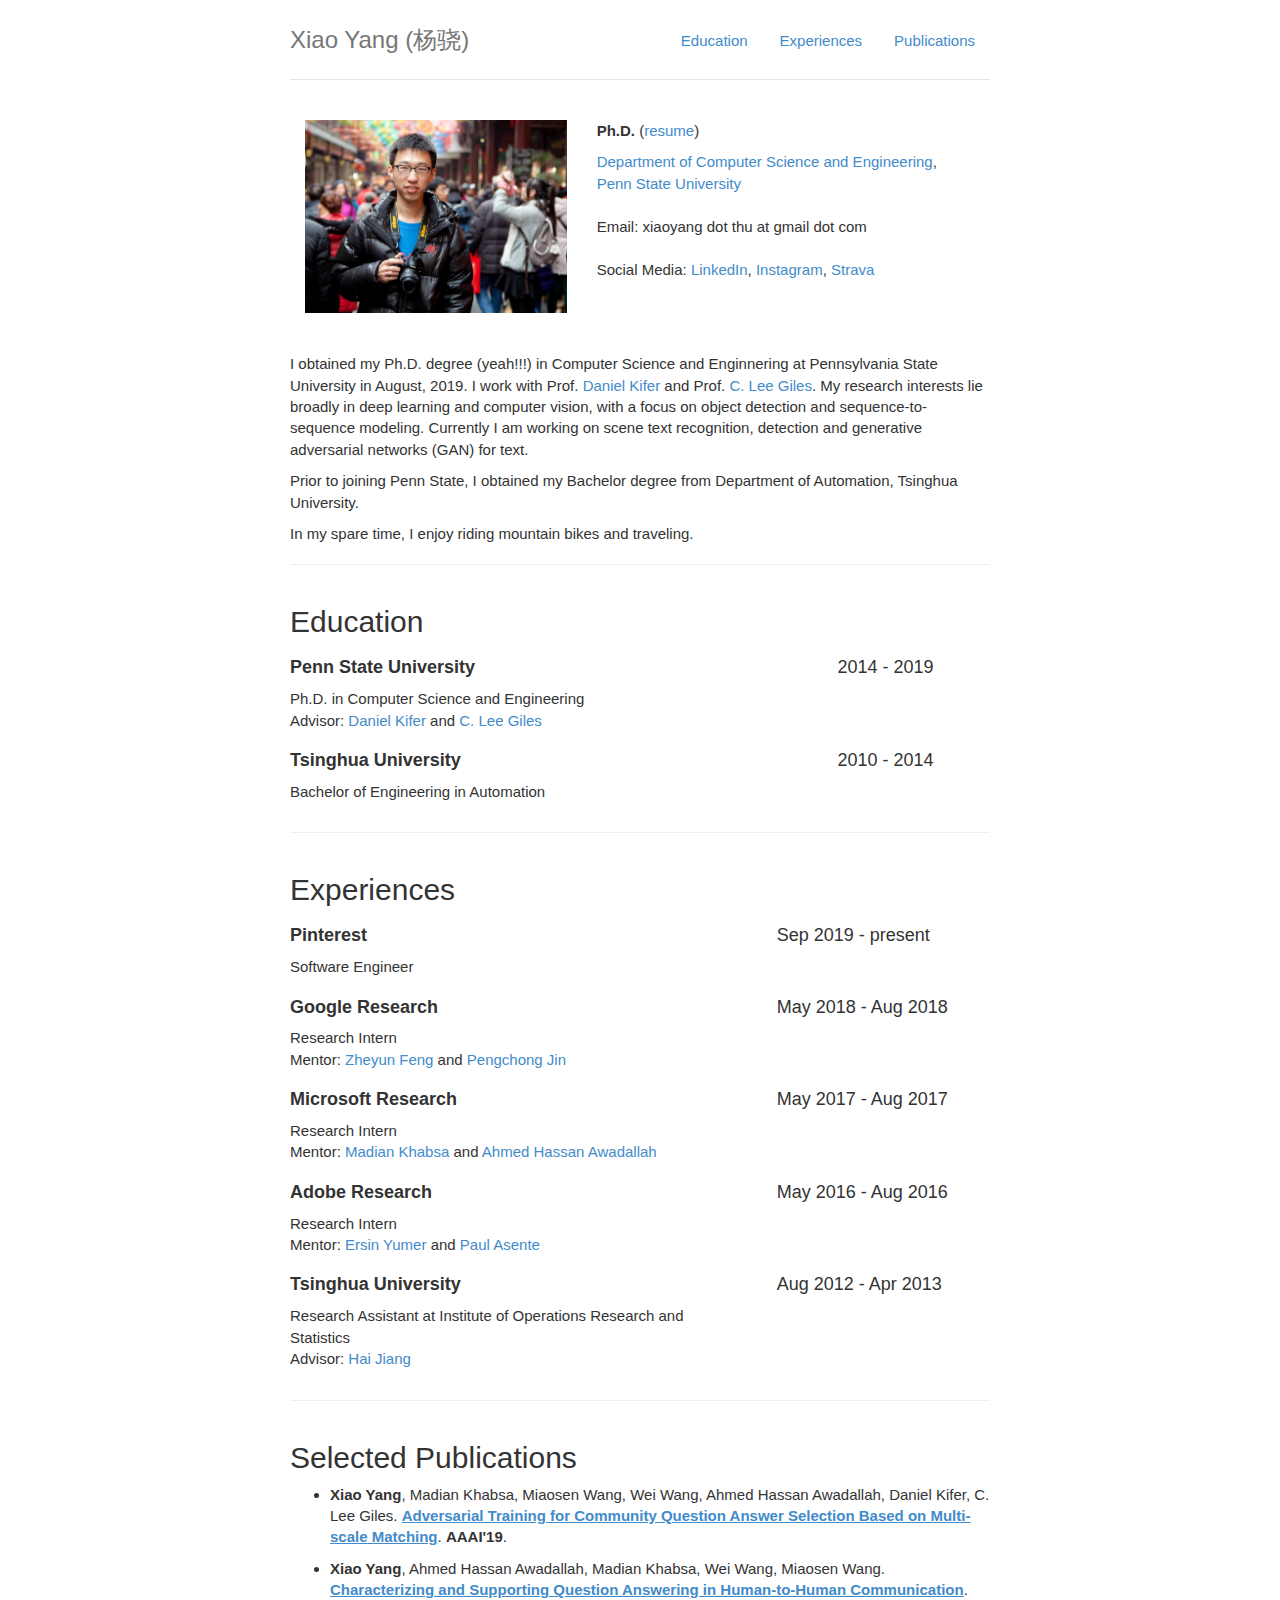
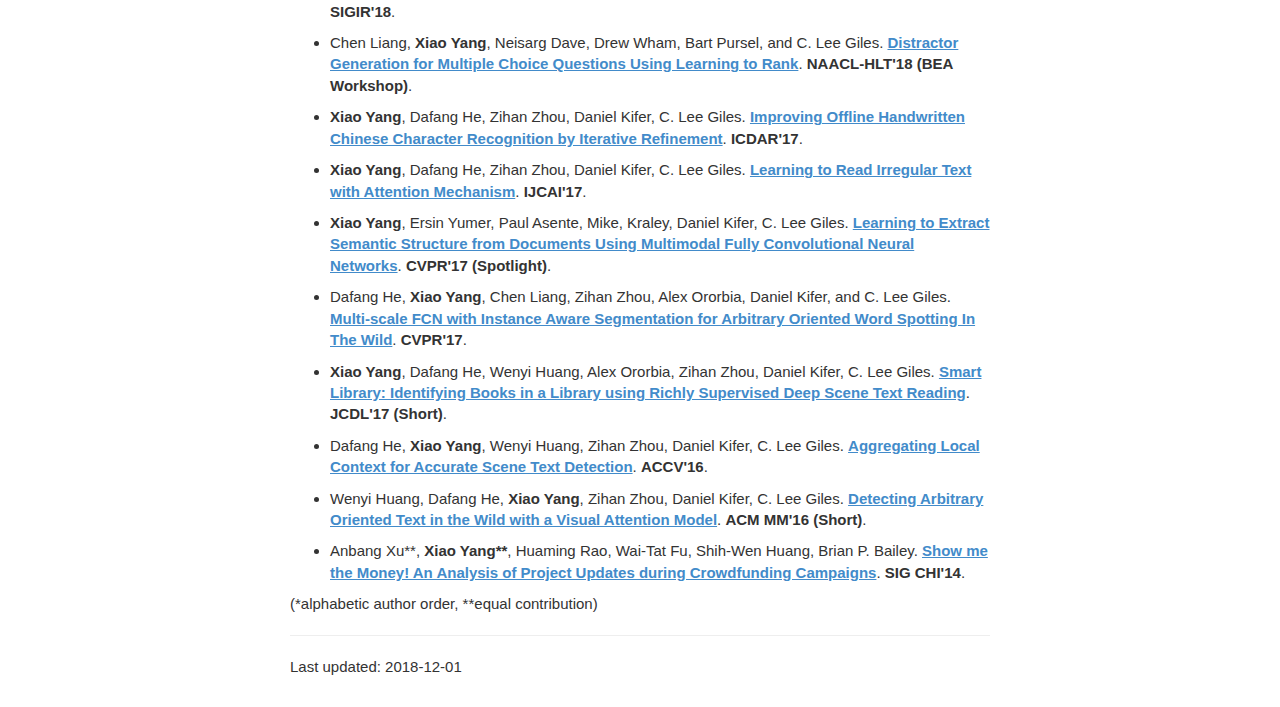
<file: index.html>
<html><head><meta http-equiv="Content-Type" content="text/html;charset=utf-8">
<title>Xiao Yang's homepage</title>
<link href="./index_files/bootstrap.min.css" rel="stylesheet">
<link href="./index_files/jumbotron-narrow.css" rel="stylesheet">

<style type="text/css">
body {
    font-size: 15px;
}
.popover{
    max-width: 100%;
}
</style>
</head>


<body>
<div class="container">
    <div class="header">
        <ul class="nav nav-pills pull-right">
            <li><a href="#education">Education</a></li>
            <li><a href="#experience">Experiences</a></li>
            <li><a href="#publication">Publications</a></li>  
        </ul>
        <h3 class="text-muted">Xiao Yang (杨骁)</h3>
    </div>

    <div class="row marketing">
        <div class="col-md-5">
            <img src="./index_files/photo.jpg" class="img-responsive" alt="my photo">
        </div>

        <div class="col-md-7">
            <p><b>Ph.D.</b> (<a href="resume.pdf">resume</a>)
            </p>
            <address>
                <a href="http://www.eecs.psu.edu/">Department of Computer Science and Engineering</a>,
                <br> <a href="http://www.psu.edu/">Penn State University</a>
                <br>
                <br> Email: xiaoyang dot thu at gmail dot com
                <br>
                <br> Social Media: <a href="https://www.linkedin.com/in/xiaoyang10/">LinkedIn</a>, <a href="https://www.instagram.com/mtbr_yx/">Instagram</a>, <a href="https://www.strava.com/athletes/1806023">Strava</a>
            </address>
        </div>
    </div>
</div>

<div class="container">
    <p>I obtained my Ph.D. degree (yeah!!!) in Computer Science and Enginnering at Pennsylvania State University in August, 2019. I work with Prof. <a href="http://www.cse.psu.edu/~duk17/">Daniel Kifer</a> and Prof. <a href="https://clgiles.ist.psu.edu/">C. Lee Giles</a>. My research interests lie broadly in deep learning and computer vision, with a focus on object detection and sequence-to-sequence modeling. Currently I am working on scene text recognition, detection and generative adversarial networks (GAN) for text.
    </p>
    <p>Prior to joining Penn State, I obtained my Bachelor degree from Department of Automation, Tsinghua University.
    </p>
    <p>In my spare time, I enjoy riding mountain bikes and traveling.
    </p>
    <hr>
</div>

<div id="education" class="container">
    <h2>Education</h2>
    <div class="row">
        <div class="col-lg-9">
            <h4><strong>Penn State University</strong></h4>
            <p>Ph.D. in Computer Science and Engineering
            <br>Advisor: <a href="http://www.cse.psu.edu/~duk17/">Daniel Kifer</a> and <a href="https://clgiles.ist.psu.edu/">C. Lee Giles</a> </p>
        </div>
        <div class="col-lg-3">
            <p class="h4 job-duration">2014 - 2019</p>
        </div>
    </div>
    <div class="row">
        <div class="col-lg-9">
            <h4><strong>Tsinghua University</strong></h4>
            <p>Bachelor of Engineering in Automation
        </div>
        <div class="col-lg-3">
            <p class="h4 job-duration">2010 - 2014</p>
        </div>
    </div>      
    <hr>
</div>

<div id="experience" class="container">
    <h2>Experiences</h2>
    <div class="row">
        <div class="col-lg-8">
            <h4><strong>Pinterest</strong></h4>
            <p>
                Software Engineer
            </p>
        </div>
        <div class="col-lg-4">
            <h4>Sep 2019 - present</h4>
        </div>
    </div>
    <div class="row">
        <div class="col-lg-8">
            <h4><strong>Google Research</strong></h4>
            <p>
                Research Intern
                <br>Mentor: <a href="http://fengzheyun.github.io/">Zheyun Feng</a> and <a href="https://scholar.google.com/citations?user=NtOeZh4AAAAJ&hl=en">Pengchong Jin</a>
            </p>
        </div>
        <div class="col-lg-4">
            <h4>May 2018 - Aug 2018</h4>
        </div>
    </div>
    <div class="row">
        <div class="col-lg-8">
            <h4><strong>Microsoft Research</strong></h4>
            <p>
                Research Intern
                <br>Mentor: <a href="https://www.microsoft.com/en-us/research/people/makhab/">Madian Khabsa</a> and <a href="https://www.microsoft.com/en-us/research/people/hassanam/">Ahmed Hassan Awadallah</a>
            </p>
        </div>
        <div class="col-lg-4">
            <h4>May 2017 - Aug 2017</h4>
        </div>
    </div>
    <div class="row">
        <div class="col-lg-8">
            <h4><strong>Adobe Research</strong></h4>
            <p>
                Research Intern
                <br>Mentor: <a href="http://www.meyumer.com/">Ersin Yumer</a> and <a href="https://research.adobe.com/person/paul-asente/">Paul Asente</a>
            </p>
        </div>
        <div class="col-lg-4">
            <h4>May 2016 - Aug 2016</h4>
        </div>
    </div>
    <div class="row">
        <div class="col-lg-8">
            <h4><strong>Tsinghua University</strong></h4>
            <p>
                Research Assistant at Institute of Operations Research and Statistics
                <br>Advisor: <a href="http://www.ie.tsinghua.edu.cn/teacher/eview.php?Tid=52">Hai Jiang</a>
            </p>
        </div>
        <div class="col-lg-4">
            <h4>Aug 2012 - Apr 2013</h4>
        </div>
    </div>
    <hr>
</div>

<div id="publication" class="container">
    <h2><p>Selected Publications
    </p></h2>
    <!-- Contents -->
    <ul>
        <li>
        <p><b>Xiao Yang</b>, Madian Khabsa, Miaosen Wang, Wei Wang, Ahmed Hassan Awadallah, Daniel Kifer, C. Lee Giles. <a href=""><b><u>Adversarial Training for Community Question Answer Selection Based on Multi-scale Matching</u></b></a>. <b>AAAI'19</b>.
        </p>
        </li>

        <li>
        <p><b>Xiao Yang</b>, Ahmed Hassan Awadallah, Madian Khabsa, Wei Wang, Miaosen Wang. <a href=""><b><u>Characterizing and Supporting Question Answering in Human-to-Human Communication</u></b></a>. <b>SIGIR'18</b>.
        </p>
        </li>

        <li>
        <p>Chen Liang, <b>Xiao Yang</b>, Neisarg Dave, Drew Wham, Bart Pursel, and C. Lee Giles. <a href=""><b><u>Distractor Generation for Multiple Choice Questions Using Learning to Rank</u></b></a>. <b>NAACL-HLT'18 (BEA Workshop)</b>.
        </p>
        </li>

        <li>
        <p><b>Xiao Yang</b>, Dafang He, Zihan Zhou, Daniel Kifer, C. Lee Giles. <a href="projects/icdar2017.html"><b><u>Improving Offline Handwritten Chinese Character Recognition by Iterative Refinement</u></b></a>. <b>ICDAR'17</b>.
        </p>
        </li>

        <li>
        <p><b>Xiao Yang</b>, Dafang He, Zihan Zhou, Daniel Kifer, C. Lee Giles. <a href="projects/ijcai2017_irregular.html"><b><u>Learning to Read Irregular Text with Attention Mechanism</u></b></a>. <b>IJCAI'17</b>.
        </p>
        </li>

        <li>
        <p><b>Xiao Yang</b>, Ersin Yumer, Paul Asente, Mike, Kraley, Daniel Kifer, C. Lee Giles. <a href="projects/cvpr2017_doc.html"><b><u>Learning to Extract Semantic Structure from Documents Using Multimodal Fully Convolutional Neural Networks</u></b></a>. <b>CVPR'17 (Spotlight)</b>.
        </p>
        </li>

        <li>
        <p>Dafang He, <b>Xiao Yang</b>, Chen Liang, Zihan Zhou, Alex Ororbia, Daniel Kifer, and C. Lee Giles. <a href=""><b><u>Multi-scale FCN with Instance Aware Segmentation for Arbitrary Oriented Word Spotting In The Wild</u></b></a>. <b>CVPR'17</b>.
        </p>
        </li>

        <li>
        <p><b>Xiao Yang</b>, Dafang He, Wenyi Huang, Alex Ororbia, Zihan Zhou, Daniel Kifer, C. Lee Giles. <a href=""><b><u>Smart Library: Identifying Books in a Library using Richly Supervised Deep Scene Text Reading</u></b></a>. <b>JCDL'17 (Short)</b>.
        </p>
        </li>

        <li>
        <p>Dafang He, <b>Xiao Yang</b>, Wenyi Huang, Zihan Zhou, Daniel Kifer, C. Lee Giles. <a href=""><b><u>Aggregating Local Context for Accurate Scene Text Detection</u></b></a>. <b>ACCV'16</b>.
        </p>
        </li>

        <li>
        <p>Wenyi Huang, Dafang He, <b>Xiao Yang</b>, Zihan Zhou, Daniel Kifer, C. Lee Giles. <a href=""><b><u>Detecting Arbitrary Oriented Text in the Wild with a Visual Attention Model</u></b></a>. <b>ACM MM'16 (Short)</b>.
        </p>
        </li>

        <li>
        <p>Anbang Xu**, <b>Xiao Yang**</b>, Huaming Rao, Wai-Tat Fu, Shih-Wen Huang, Brian P. Bailey. <a href=""><b><u>Show me the Money! An Analysis of Project Updates during Crowdfunding Campaigns</u></b></a>. <b>SIG CHI'14</b>.
        </p>
        </li>
    </ul>
    <p>(*alphabetic author order, **equal contribution)</p>
    <hr>
    <p>Last updated: 2018-12-01</p>
</div>         

<!-- table style -->

<script src="./index_files/jquery.min.js"></script>  
<script src="./index_files/bootstrap.min.js"></script>  
<script>  
$(function ()  
        { 
        $('.abs').popover();  
        });  
</script>  

<!-- Start of StatCounter Code for Default Guide -->
<script type="text/javascript">
var sc_project=11303154; 
var sc_invisible=0; 
var sc_security="bc2db997"; 
var scJsHost = (("https:" == document.location.protocol) ?
"https://secure." : "http://www.");
document.write("<sc"+"ript type='text/javascript' src='" +
scJsHost+
"statcounter.com/counter/counter.js'></"+"script>");
</script>
<noscript><div class="statcounter"><a title="web analytics"
href="http://statcounter.com/" target="_blank"><img
class="statcounter"
src="//c.statcounter.com/11303154/0/bc2db997/0/" alt="web
analytics"></a></div></noscript>
<!-- End of StatCounter Code for Default Guide -->

</body></html>
</file>
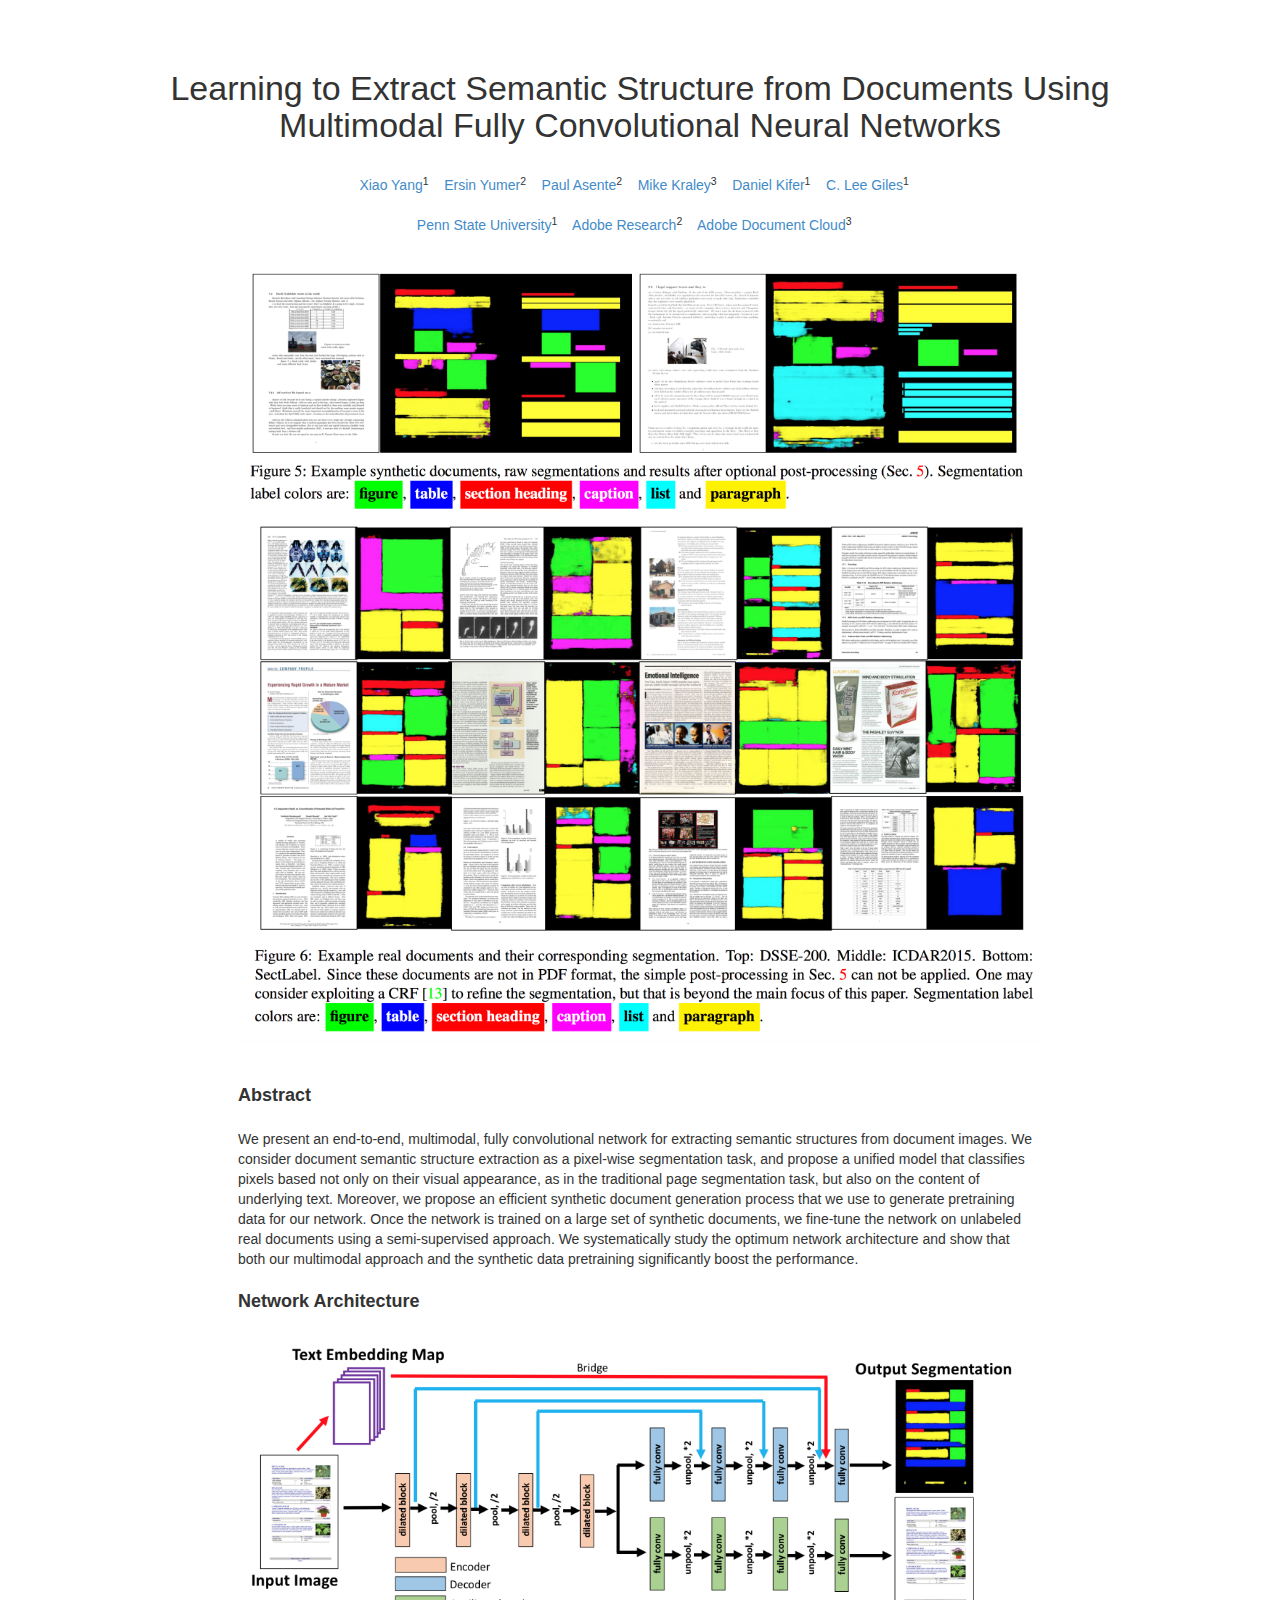
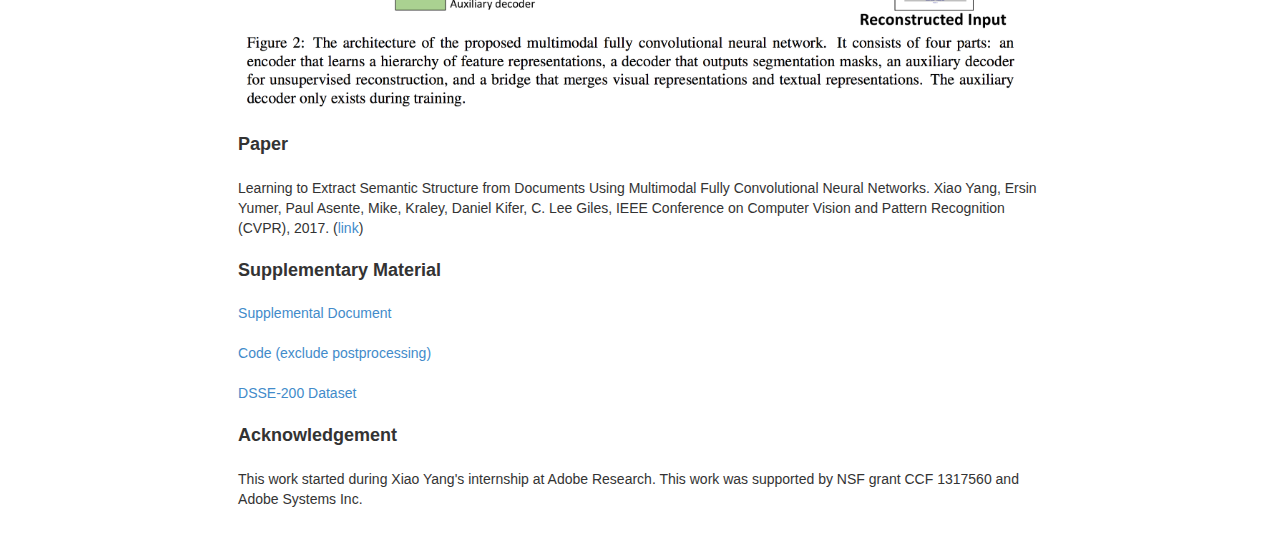
<file: projects/cvpr2017_doc.html>
<!DOCTYPE html PUBLIC "-//W3C//DTD XHTML 1.0 Transitional//EN" "http://www.w3.org/TR/xhtml1/DTD/xhtml1-transitional.dtd">
<!-- saved from url=(0069)http://www3.cs.stonybrook.edu/~cvl/content/neuralface/neuralface.html -->
<html xmlns="http://www.w3.org/1999/xhtml" xml:lang="en" lang="en"><head><meta http-equiv="Content-Type" content="text/html; charset=UTF-8">
    
    <title>Learning to Extract Semantic Structure from Documents Using Multimodal Fully Convolutional Neural Networks</title>
	<meta name="description" content="Project Page for Extracting semantic Structure from Documents">
    <meta name="author" content="Xiao Yang">
	<meta http-equiv="X-UA-Compatible" content="IE=edge">
	<link href="cvpr2017_doc/bootstrap.min.css" type="text/css" rel="stylesheet">
	<link href="cvpr2017_doc/custom.css" type="text/css" rel="stylesheet">
</head>

<body>

<center><br class="auto-style2">
<table width="1000" style="height: 78px">
	<tbody><tr>
		<td class="auto-style2">&nbsp;</td>
	</tr>
	<tr>
		<td align="center" class="title" colspan="99">
		<h1 class="auto-style4">Learning to Extract Semantic Structure from Documents Using Multimodal Fully Convolutional Neural Networks</h1>
		</td>
	</tr>
</tbody></table>
<br><div class="author">
		<a href="http://personal.psu.edu/xuy111/">Xiao Yang</a><sup>1</sup>&nbsp;&nbsp;&nbsp;
		<a href="http://www.meyumer.com/">Ersin Yumer</a><sup>2</sup>&nbsp;&nbsp;&nbsp;
		<a href="https://research.adobe.com/person/paul-asente/">Paul Asente</a><sup>2</sup>&nbsp;&nbsp;&nbsp;
		<a href="https://www.linkedin.com/in/mike-kraley-57925">Mike Kraley</a><sup>3</sup>&nbsp;&nbsp;&nbsp;
		<a href="http://www.cse.psu.edu/~duk17/">Daniel Kifer</a><sup>1</sup>&nbsp;&nbsp;&nbsp;
		<a href="https://clgiles.ist.psu.edu/">C. Lee Giles</a><sup>1</sup>&nbsp;&nbsp;&nbsp;
		</div><br><div class="institute">
		<a href="http://www.psu.edu/">Penn State University</a><sup>1</sup>&nbsp;&nbsp;&nbsp;
		<a href="https://research.adobe.com/">Adobe Research</a><sup>2</sup>&nbsp;&nbsp;&nbsp;
		<a href="https://acrobat.adobe.com/us/en/">Adobe Document Cloud</a><sup>3</sup>&nbsp;&nbsp;&nbsp;
		</div><br><table>
	<tbody><tr>
		
	</tr>
	<tr>
		
	</tr>
</tbody></table>
<table width="800">
	<tbody><tr>
		<td align="center" style="width: 812px"><span class="auto-style3">
		<img src="cvpr2017_doc/examples_synthetic.png" width="800"><br>
		<img src="cvpr2017_doc/examples_real.png" width="800"><br>
		</span></td></tr>
	</tbody>
</table>
<br><table width="800">
	<tbody>
		<tr>
		<td style="width: 812px"><div class="auto-style3">Abstract</div>
		<br>
		<div>We present an end-to-end, multimodal, fully convolutional network for extracting semantic structures from document images. We consider document semantic structure extraction as a pixel-wise segmentation task, and propose a unified model that classifies pixels based not only on their visual appearance, as in the traditional page segmentation task, but also on the content of underlying text. Moreover, we propose an efficient synthetic document generation process that  we use to generate pretraining data for our network. Once the network is trained on a large set of synthetic documents, we fine-tune the network on unlabeled real documents using a semi-supervised approach. We systematically study the optimum network architecture and show that both our multimodal approach and the synthetic data pretraining significantly boost the performance.</div><br>
		</td></tr>
		<tr>
		<td style="width: 812px"><div class="auto-style3">Network Architecture</div>
		<br>
		<div><img src="cvpr2017_doc/architecture.png" width="800"></div><br>
		</td></tr>
		<tr>
		<td style="width: 812px"><div class="auto-style3">Paper</div>
		<br>
        <div>Learning to Extract Semantic Structure from Documents Using Multimodal Fully Convolutional Neural Networks. Xiao Yang, Ersin Yumer, Paul Asente, Mike, Kraley, Daniel Kifer, C. Lee Giles, IEEE Conference on Computer Vision and Pattern Recognition (CVPR), 2017. (<a href="https://arxiv.org/abs/1706.02337">link</a>)</div><br>
		</td></tr>
		<tr>
        <br>
		<td style="width: 812px"><div class="auto-style3">Supplementary Material</div><br>
		<div><a href="cvpr2017_doc/supplementary.pdf">Supplemental Document</a></div><br>
		<div><a href="cvpr2017_doc/deconv.tar">Code (exclude postprocessing)</a></div><br>
		<div><a href="https://drive.google.com/file/d/1l6JTUG6Ike_KwUhylybmCH1d2ZMwyzZK/view?usp=sharing">DSSE-200 Dataset</a></div><br>
		</td></tr>
		<tr>
		<td style="width: 812px"><div class="auto-style3">Acknowledgement</div><br>
		<div>This work started during Xiao Yang's internship at Adobe Research. This work was supported by NSF grant CCF 1317560 and Adobe Systems Inc. </div><br>
		<br>
		</td>
		<td class="auto-style2">&nbsp;</td>
	    </tr>
</tbody></table>

</center>



</body></html>
</file>
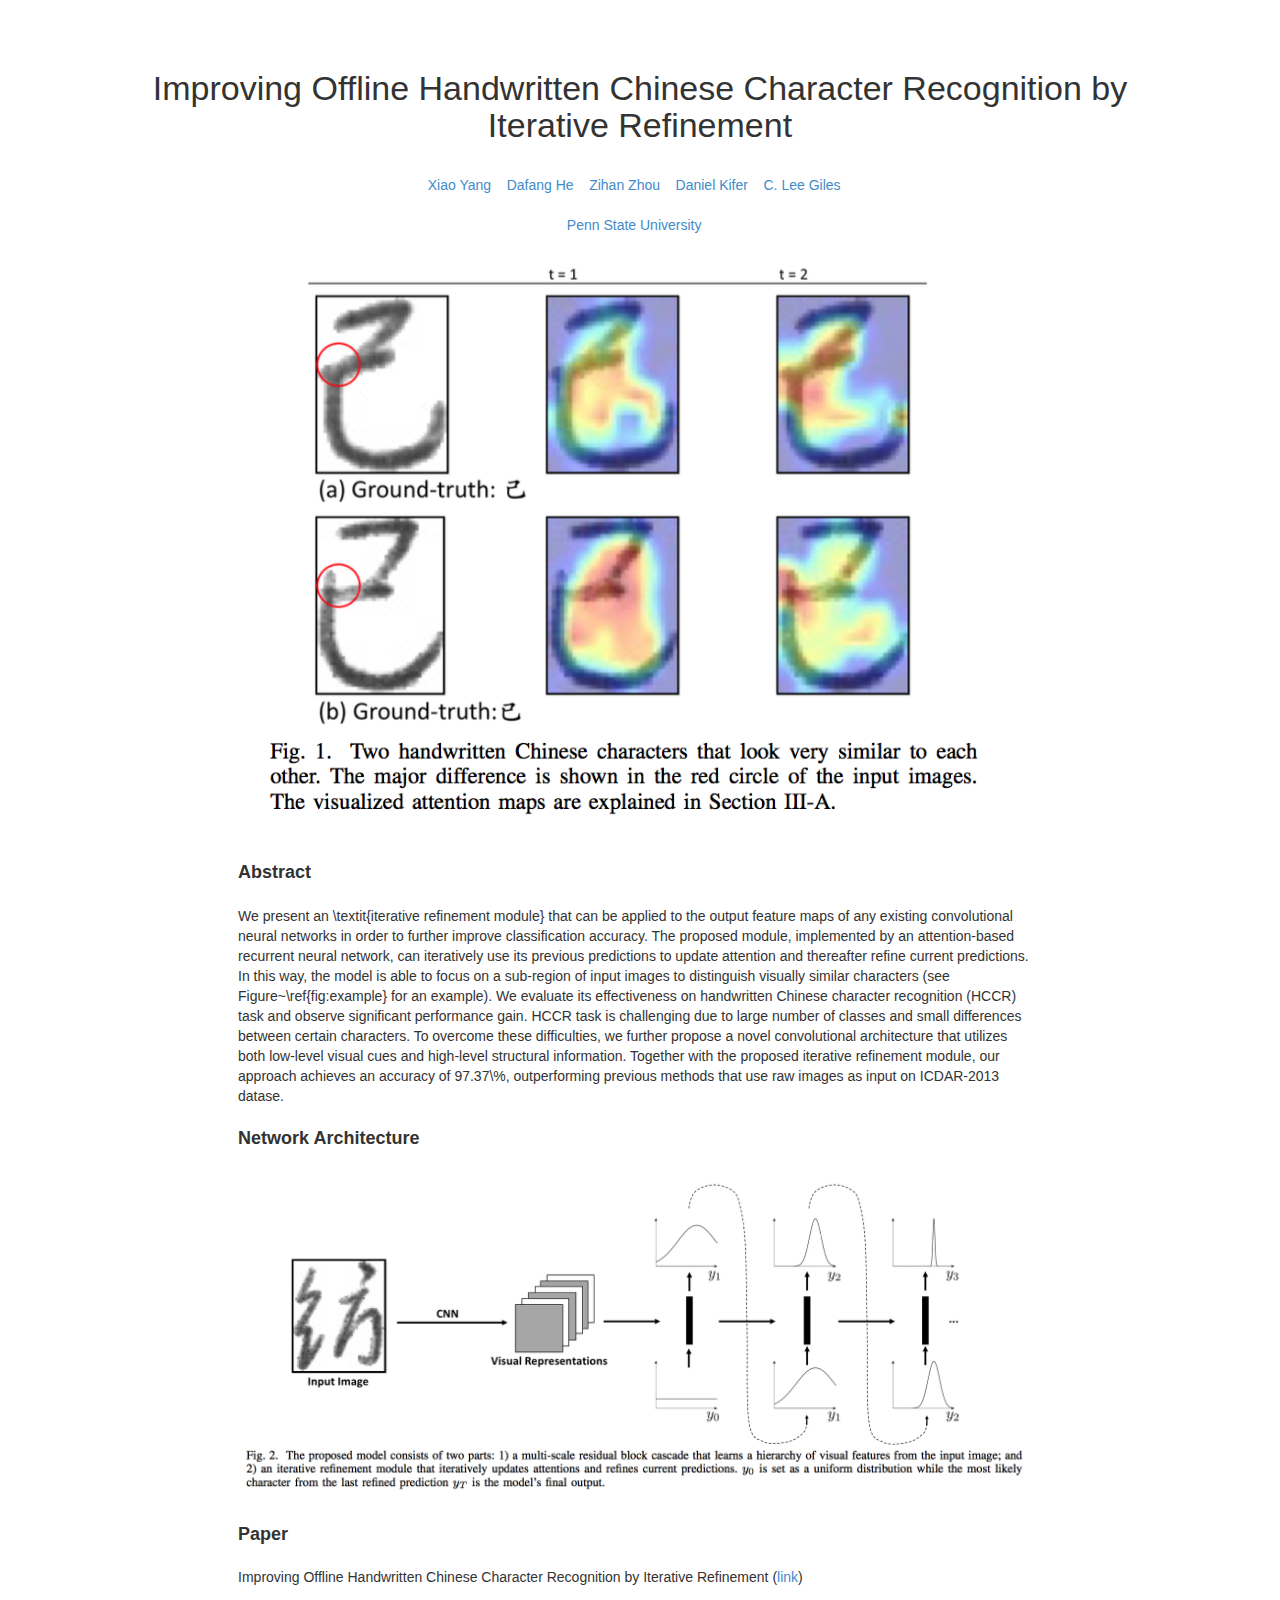
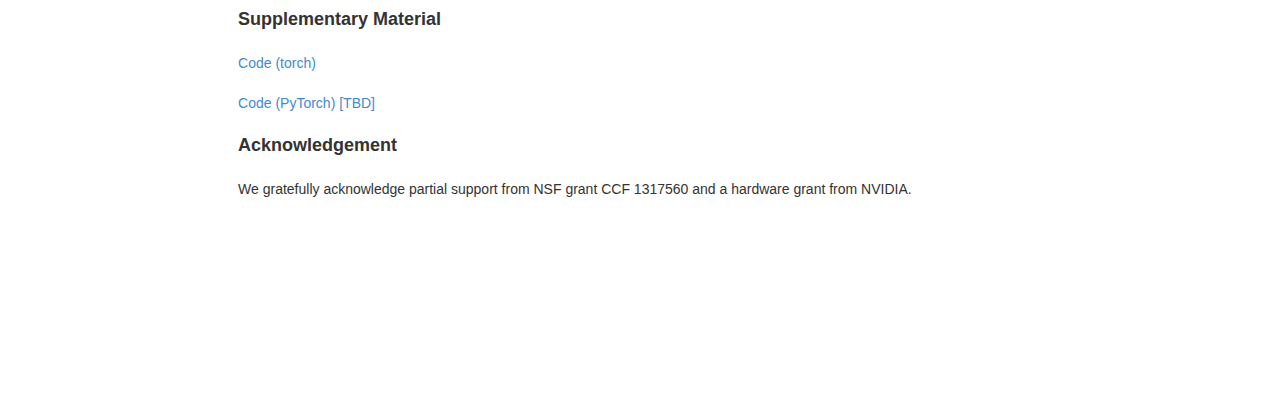
<file: projects/icdar2017.html>
<!DOCTYPE html PUBLIC "-//W3C//DTD XHTML 1.0 Transitional//EN" "http://www.w3.org/TR/xhtml1/DTD/xhtml1-transitional.dtd">
<!-- saved from url=(0069)http://www3.cs.stonybrook.edu/~cvl/content/neuralface/neuralface.html -->
<html xmlns="http://www.w3.org/1999/xhtml" xml:lang="en" lang="en"><head><meta http-equiv="Content-Type" content="text/html; charset=UTF-8">
    
    <title>Improving Offline Handwritten Chinese Character Recognition by Iterative Refinement</title>
	<meta name="description" content="Project Page for Reading Irregular Text">
    <meta name="author" content="Xiao Yang">
	<meta http-equiv="X-UA-Compatible" content="IE=edge">
	<link href="ijcai2017_irregular/bootstrap.min.css" type="text/css" rel="stylesheet">
	<link href="ijcai2017_irregular/custom.css" type="text/css" rel="stylesheet">
</head>

<body>

<center><br class="auto-style2">
<table width="1000" style="height: 78px">
	<tbody><tr>
		<td class="auto-style2">&nbsp;</td>
	</tr>
	<tr>
		<td align="center" class="title" colspan="99">
		<h1 class="auto-style4">Improving Offline Handwritten Chinese Character Recognition by Iterative Refinement</h1>
		</td>
	</tr>
</tbody></table>
<br><div class="author">
		<a href="http://personal.psu.edu/xuy111/">Xiao Yang</a>&nbsp;&nbsp;&nbsp;
		<a href="http://personal.psu.edu/duh188/">Dafang He</a>&nbsp;&nbsp;&nbsp;
		<a href="https://faculty.ist.psu.edu/zzhou/Home.html">Zihan Zhou</a>&nbsp;&nbsp;&nbsp;
		<a href="http://www.cse.psu.edu/~duk17/">Daniel Kifer</a>&nbsp;&nbsp;&nbsp;
		<a href="https://clgiles.ist.psu.edu/">C. Lee Giles</a>&nbsp;&nbsp;&nbsp;
		</div><br><div class="institute">
		<a href="http://www.psu.edu/">Penn State University</a>&nbsp;&nbsp;&nbsp;
		</div><br><table>
	<tbody><tr>
		
	</tr>
	<tr>
		
	</tr>
</tbody></table>
<table width="800">
	<tbody><tr>
		<td align="center" style="width: 812px"><span class="auto-style3">
		<img src="icdar2017/examples.png" width="800"><br>
		</span></td></tr>
	</tbody>
</table>
<br><table width="800">
	<tbody>
		<tr>
		<td style="width: 812px"><div class="auto-style3">Abstract</div>
		<br>
		<div>We present an \textit{iterative refinement module} that can be applied to the output feature maps of any existing convolutional neural networks in order to further improve classification accuracy. The proposed module, implemented by an attention-based recurrent neural network, can iteratively use its previous predictions to update attention and thereafter refine current predictions. In this way, the model is able to focus on a sub-region of input images to distinguish visually similar characters (see Figure~\ref{fig:example} for an example). We evaluate its effectiveness on handwritten Chinese character recognition (HCCR) task and observe significant performance gain. HCCR task is challenging due to large number of classes and small differences between certain characters. To overcome these difficulties, we further propose a novel convolutional architecture that utilizes both low-level visual cues and high-level structural information. Together with the proposed iterative refinement module, our approach achieves an accuracy of 97.37\%, outperforming previous methods that use raw images as input on ICDAR-2013 datase.</div><br>
		</td></tr>
		<tr>
		<td style="width: 812px"><div class="auto-style3">Network Architecture</div>
		<br>
		<div><img src="icdar2017/architecture.png" width="800"></div><br>
		</td></tr>
		<tr>
		<td style="width: 812px"><div class="auto-style3">Paper</div>
		<br>
        <div>Improving Offline Handwritten Chinese Character Recognition by Iterative Refinement (<a href="icdar2017/main.pdf">link</a>)</div><br>
		</td></tr>
		<tr>
        <br>
		<td style="width: 812px"><div class="auto-style3">Supplementary Material</div><br>
		<div><a href="icdar2017/fcn_recognition_chinese.tar">Code (torch)</a></div><br>
		<div><a href="">Code (PyTorch) [TBD]</a></div><br>
		</td></tr>
		<tr>
		<td style="width: 812px"><div class="auto-style3">Acknowledgement</div><br>
		<div>We gratefully acknowledge partial support from NSF grant CCF 1317560 and a hardware grant from NVIDIA.</div><br>
		<br>
		</td>
		<td class="auto-style2">&nbsp;</td>
	    </tr>
</tbody></table>

</center>



</body></html>
</file>
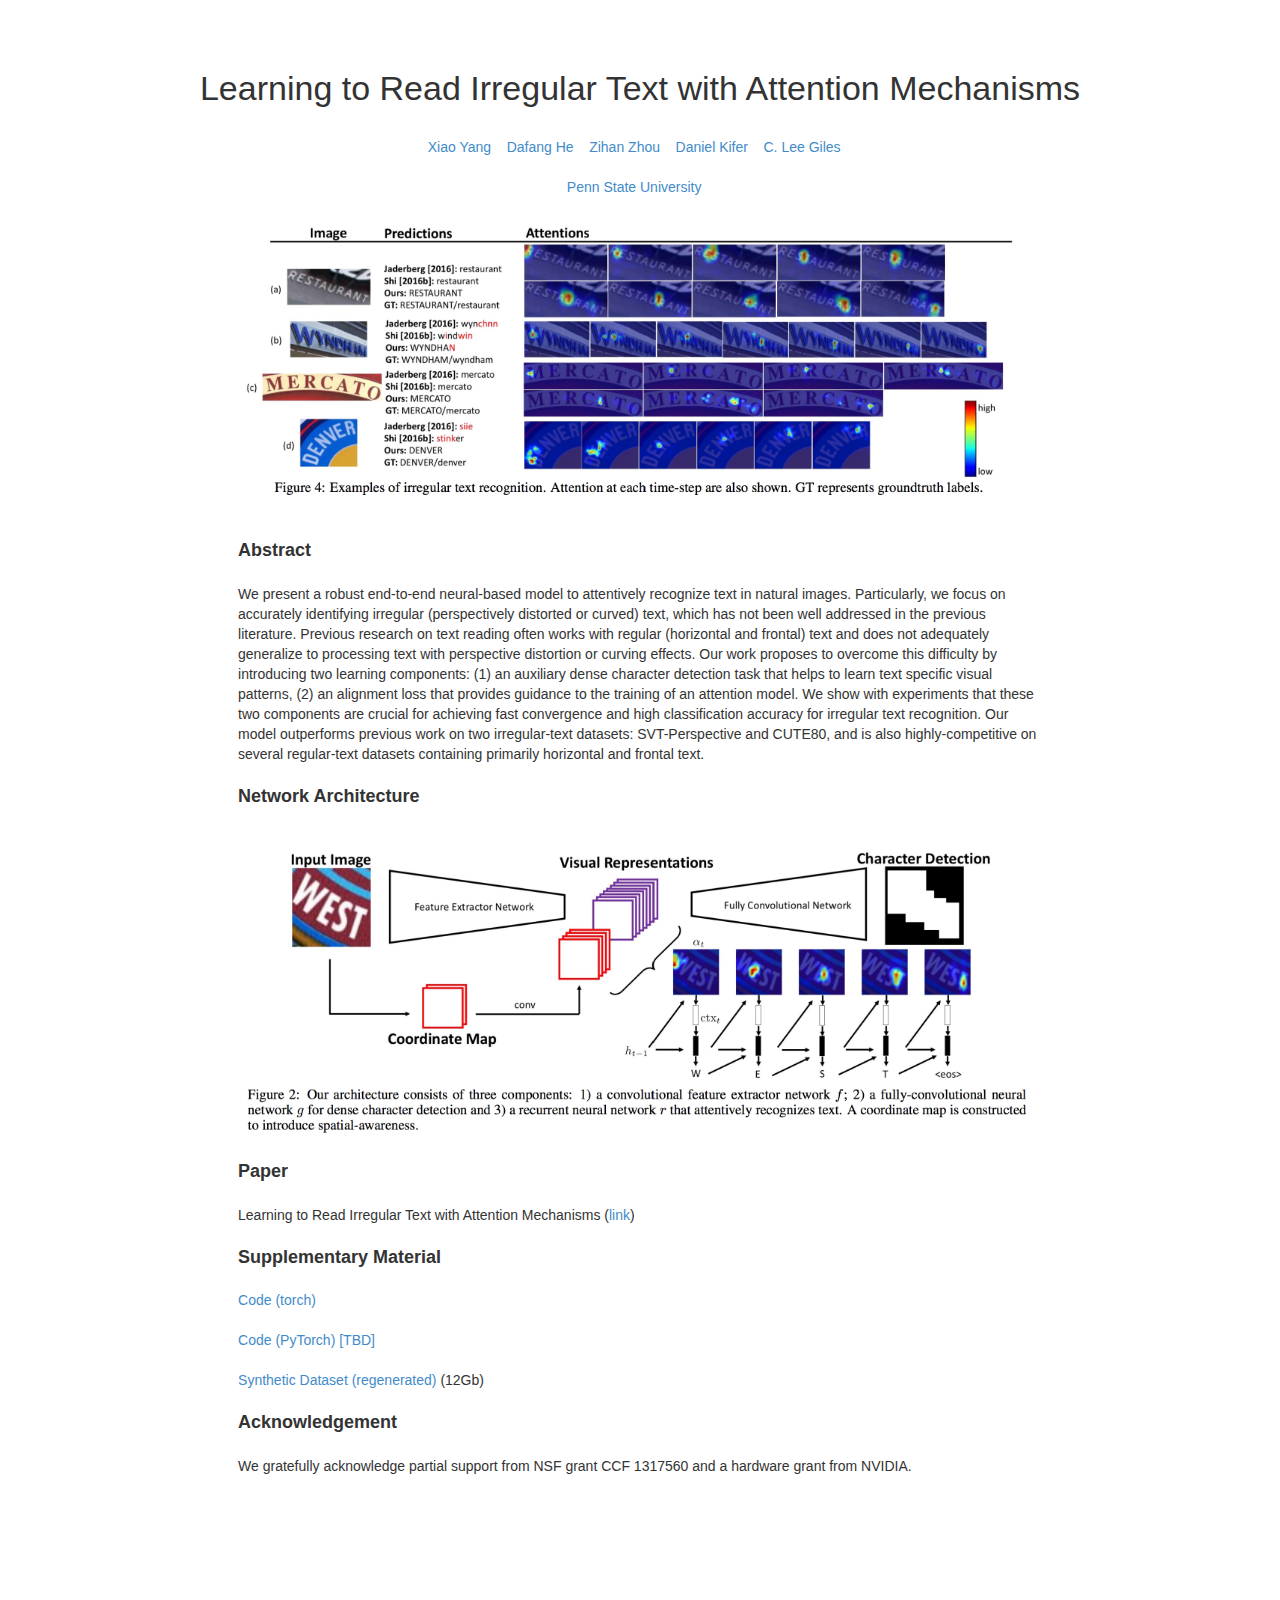
<file: projects/ijcai2017_irregular.html>
<!DOCTYPE html PUBLIC "-//W3C//DTD XHTML 1.0 Transitional//EN" "http://www.w3.org/TR/xhtml1/DTD/xhtml1-transitional.dtd">
<!-- saved from url=(0069)http://www3.cs.stonybrook.edu/~cvl/content/neuralface/neuralface.html -->
<html xmlns="http://www.w3.org/1999/xhtml" xml:lang="en" lang="en"><head><meta http-equiv="Content-Type" content="text/html; charset=UTF-8">
    
    <title>Learning to Read Irregular Text with Attention Mechanisms</title>
	<meta name="description" content="Project Page for Reading Irregular Text">
    <meta name="author" content="Xiao Yang">
	<meta http-equiv="X-UA-Compatible" content="IE=edge">
	<link href="ijcai2017_irregular/bootstrap.min.css" type="text/css" rel="stylesheet">
	<link href="ijcai2017_irregular/custom.css" type="text/css" rel="stylesheet">
</head>

<body>

<center><br class="auto-style2">
<table width="1000" style="height: 78px">
	<tbody><tr>
		<td class="auto-style2">&nbsp;</td>
	</tr>
	<tr>
		<td align="center" class="title" colspan="99">
		<h1 class="auto-style4">Learning to Read Irregular Text with Attention Mechanisms</h1>
		</td>
	</tr>
</tbody></table>
<br><div class="author">
		<a href="http://personal.psu.edu/xuy111/">Xiao Yang</a>&nbsp;&nbsp;&nbsp;
		<a href="http://personal.psu.edu/duh188/">Dafang He</a>&nbsp;&nbsp;&nbsp;
		<a href="https://faculty.ist.psu.edu/zzhou/Home.html">Zihan Zhou</a>&nbsp;&nbsp;&nbsp;
		<a href="http://www.cse.psu.edu/~duk17/">Daniel Kifer</a>&nbsp;&nbsp;&nbsp;
		<a href="https://clgiles.ist.psu.edu/">C. Lee Giles</a>&nbsp;&nbsp;&nbsp;
		</div><br><div class="institute">
		<a href="http://www.psu.edu/">Penn State University</a>&nbsp;&nbsp;&nbsp;
		</div><br><table>
	<tbody><tr>
		
	</tr>
	<tr>
		
	</tr>
</tbody></table>
<table width="800">
	<tbody><tr>
		<td align="center" style="width: 812px"><span class="auto-style3">
		<img src="ijcai2017_irregular/examples.png" width="800"><br>
		</span></td></tr>
	</tbody>
</table>
<br><table width="800">
	<tbody>
		<tr>
		<td style="width: 812px"><div class="auto-style3">Abstract</div>
		<br>
		<div>We present a robust end-to-end neural-based model to attentively recognize text in natural images. Particularly, we focus on accurately identifying irregular (perspectively distorted or curved) text, which has not been well addressed in the previous literature. Previous research on text reading often works with regular (horizontal and frontal) text and does not adequately generalize to processing text with perspective distortion or curving effects. Our work proposes to overcome this difficulty by introducing two learning components: (1) an auxiliary dense character detection task that helps to learn text specific visual patterns, (2) an alignment loss that provides guidance to the training of an attention model. We show with experiments that these two components are crucial for achieving fast convergence and high classification accuracy for irregular text recognition. Our model outperforms previous work on two irregular-text datasets: SVT-Perspective and CUTE80, and is also highly-competitive on several regular-text datasets containing primarily horizontal and frontal text.</div><br>
		</td></tr>
		<tr>
		<td style="width: 812px"><div class="auto-style3">Network Architecture</div>
		<br>
		<div><img src="ijcai2017_irregular/architecture.png" width="800"></div><br>
		</td></tr>
		<tr>
		<td style="width: 812px"><div class="auto-style3">Paper</div>
		<br>
        <div>Learning to Read Irregular Text with Attention Mechanisms (<a href="https://www.ijcai.org/proceedings/2017/458">link</a>)</div><br>
		</td></tr>
		<tr>
        <br>
		<td style="width: 812px"><div class="auto-style3">Supplementary Material</div><br>
		<div><a href="ijcai2017_irregular/fcn_recognition.tar">Code (torch)</a></div><br>
		<div><a href="">Code (PyTorch) [TBD]</a></div><br>
		<div><a href="https://drive.google.com/open?id=1btrqz-NpjKV64UjRTGmAqeb5hOlgCSEg">Synthetic Dataset (regenerated)</a> (12Gb)</div><br>
		</td></tr>
		<tr>
		<td style="width: 812px"><div class="auto-style3">Acknowledgement</div><br>
		<div>We gratefully acknowledge partial support from NSF grant CCF 1317560 and a hardware grant from NVIDIA.</div><br>
		<br>
		</td>
		<td class="auto-style2">&nbsp;</td>
	    </tr>
</tbody></table>

</center>



</body></html>
</file>
<file: index_files/jumbotron-narrow.css>
/* Space out content a bit */
body {
padding-top: 20px;
padding-bottom: 20px;
}
/* Everything but the jumbotron gets side spacing for mobile first views */
.header,
.marketing,
.footer {
padding-left: 15px;
padding-right: 15px;
}
/* Custom page header */
.header {
border-bottom: 1px solid #e5e5e5;
}
/* Make the masthead heading the same height as the navigation */
.header h3 {
margin-top: 0;
margin-bottom: 0;
line-height: 40px;
padding-bottom: 19px;
}
/* Custom page footer */
.footer {
padding-top: 19px;
color: #777;
border-top: 1px solid #e5e5e5;
}
/* Customize container */
@media (min-width: 768px) {
.container {
max-width: 730px;
}
}
.container-narrow > hr {
margin: 30px 0;
}
/* Main marketing message and sign up button */
.jumbotron {
text-align: center;
border-bottom: 1px solid #e5e5e5;
}
.jumbotron .btn {
font-size: 21px;
padding: 14px 24px;
}
/* Supporting marketing content */
.marketing {
margin: 40px 0;
}
.marketing p + h4 {
margin-top: 28px;
}
/* Responsive: Portrait tablets and up */
@media screen and (min-width: 768px) {
/* Remove the padding we set earlier */
.header,
.marketing,
.footer {
padding-left: 0;
padding-right: 0;
}
/* Space out the masthead */
.header {
margin-bottom: 30px;
}
/* Remove the bottom border on the jumbotron for visual effect */
.jumbotron {
border-bottom: 0;
}
}
</file>
<file: projects/cvpr2017_doc/custom.css>
body {
	min-height: 2000px;
	padding-top: 10px;
	padding-bottom: 0px;
}

.anchor {
	padding-top: 70px;
	margin-top: -70px;
}

.section-anchor {
	padding-top: 20px;
	margin-top: -20px;
}

.list-group-item:first-child {
	margin-top: -10px;
	padding-top: 0px;
}

.list-group-item:last-child {
	margin-bottom: -20px;
	padding-bottom: 0px;
}

.list-special .list-group-item {
	border-top-right-radius: 0px;
	border-top-left-radius: 0px;
	border: 0 none;
	margin-left: -13px;
}
	
h1{
  font-size: 34px;
}
div.auto-style1 {
	font-weight: normal;
}
div.auto-style2 {
	font-family: Calibri, Segoe UI, Arial, Helvetica, sans-serif;
}
div.auto-style3 {
	font-family: Segoe UI, Arial, Helvetica, Calibri, sans-serif;
	font-weight: bold;
	font-size: large;
}
div.auto-style4 {
	font-family: Segoe UI, Arial, Helvetica, sans-serif;
	font-size: x-large;
}
div.auto-style5 {
	font-family: Calibri, Segoe UI, Arial, Helvetica, sans-serif;
	font-weight: normal;
	font-size: large;
}
div.publication {
	margin-bottom: 1em;
	overflow: hidden;
}
div.publication .title {
	font-weight: normal;
}
div.publication .self {
	font-weight: normal;
	font-style: italic;
}
div.publication .cite {
	font-weight: normal;
}
div.publication .thumb {
	float: left;
	width: 200px;
	min-height: 170px;
	height: 200%;
	margin-right: 1em;
}
div.publication .thumb img {
	max-width: 200px;
}
</file>
<file: projects/ijcai2017_irregular/custom.css>
body {
	min-height: 2000px;
	padding-top: 10px;
	padding-bottom: 0px;
}

.anchor {
	padding-top: 70px;
	margin-top: -70px;
}

.section-anchor {
	padding-top: 20px;
	margin-top: -20px;
}

.list-group-item:first-child {
	margin-top: -10px;
	padding-top: 0px;
}

.list-group-item:last-child {
	margin-bottom: -20px;
	padding-bottom: 0px;
}

.list-special .list-group-item {
	border-top-right-radius: 0px;
	border-top-left-radius: 0px;
	border: 0 none;
	margin-left: -13px;
}
	
h1{
  font-size: 34px;
}
div.auto-style1 {
	font-weight: normal;
}
div.auto-style2 {
	font-family: Calibri, Segoe UI, Arial, Helvetica, sans-serif;
}
div.auto-style3 {
	font-family: Segoe UI, Arial, Helvetica, Calibri, sans-serif;
	font-weight: bold;
	font-size: large;
}
div.auto-style4 {
	font-family: Segoe UI, Arial, Helvetica, sans-serif;
	font-size: x-large;
}
div.auto-style5 {
	font-family: Calibri, Segoe UI, Arial, Helvetica, sans-serif;
	font-weight: normal;
	font-size: large;
}
div.publication {
	margin-bottom: 1em;
	overflow: hidden;
}
div.publication .title {
	font-weight: normal;
}
div.publication .self {
	font-weight: normal;
	font-style: italic;
}
div.publication .cite {
	font-weight: normal;
}
div.publication .thumb {
	float: left;
	width: 200px;
	min-height: 170px;
	height: 200%;
	margin-right: 1em;
}
div.publication .thumb img {
	max-width: 200px;
}
</file>
